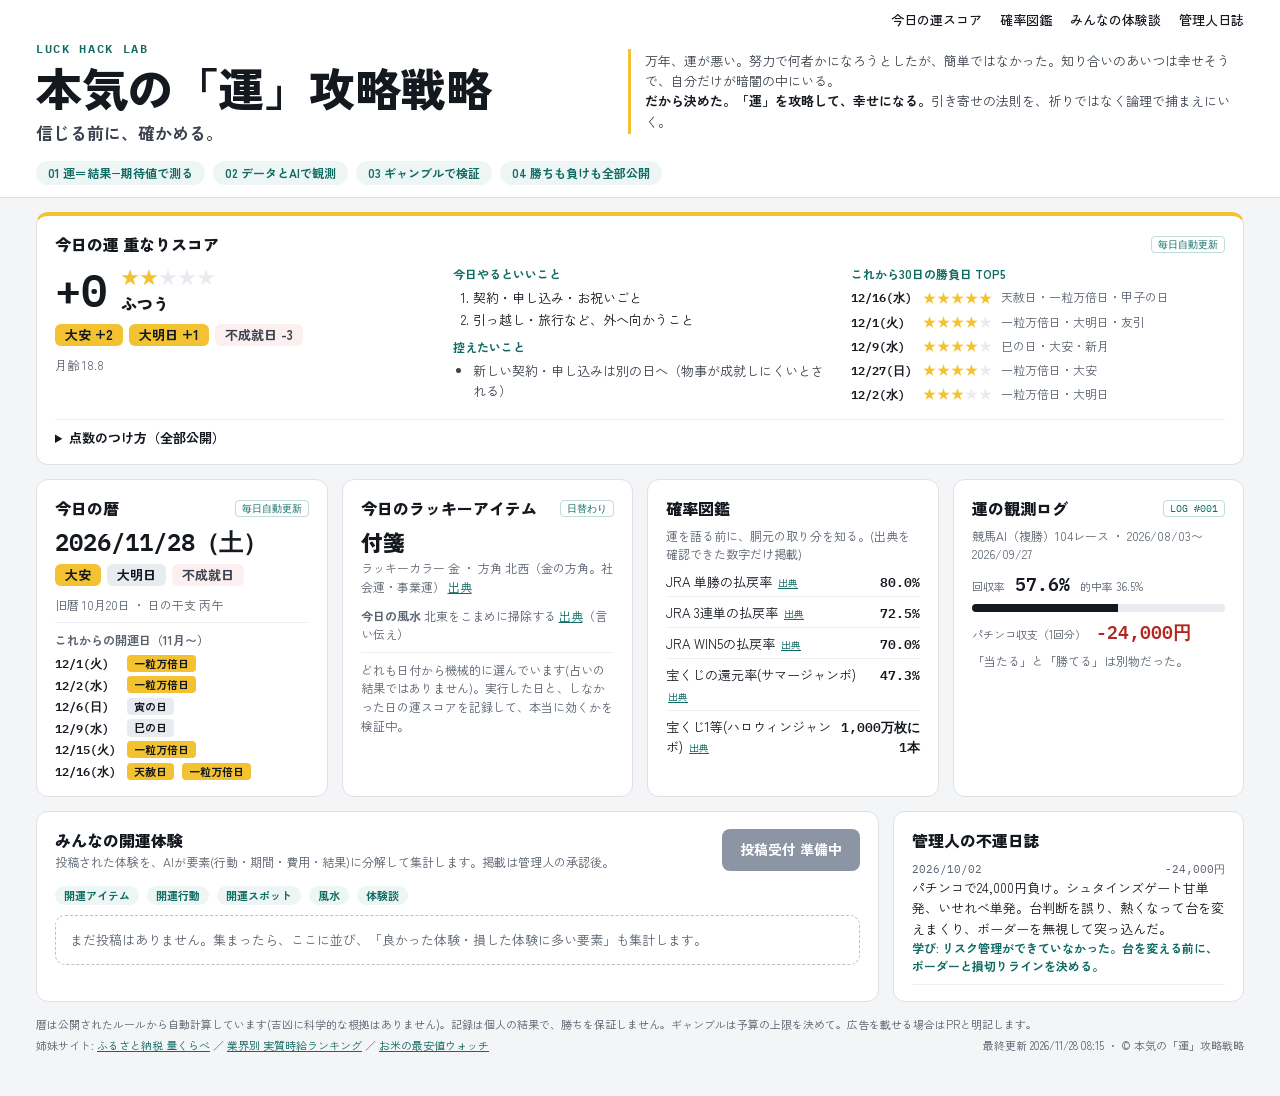
<file: docs/index.html>
<!doctype html>
<html lang="ja">
<head>
<meta charset="utf-8">
<meta name="viewport" content="width=device-width, initial-scale=1">
<title>本気の「運」攻略戦略｜信じる前に、確かめる。</title>
<meta name="description" content="万年不運な男が、運を論理で攻略する実験室。今日の運の重なりスコア(天赦日・一粒万倍日・六曜・不成就日・新月満月・水星逆行)、確率、運の観測ログ、みんなの開運体験の分析を毎日更新。">
<meta property="og:title" content="本気の「運」攻略戦略">
<meta property="og:description" content="信じる前に、確かめる。運をデータとAIで観測する実験室。">
<meta property="og:type" content="website">
<meta property="og:url" content="https://luck.otokuest.com/">
<link rel="canonical" href="https://luck.otokuest.com/">
<link rel="icon" href="/favicon.svg" type="image/svg+xml">
<link rel="apple-touch-icon" href="/apple-touch-icon.png">
<script>/* 旧URL(workers.dev)で開かれたら正式なドメインへ移す */if(location.hostname.endsWith('.workers.dev'))location.replace('https://luck.otokuest.com'+location.pathname+location.search+location.hash);</script>
<link rel="preconnect" href="https://fonts.googleapis.com">
<link rel="preconnect" href="https://fonts.gstatic.com" crossorigin>
<link rel="stylesheet" href="https://fonts.googleapis.com/css2?family=IBM+Plex+Mono:wght@400;600&family=Zen+Kaku+Gothic+New:wght@400;500;700;900&display=swap">
<link rel="stylesheet" href="style.css">
</head>
<body>
<header>
  <nav class="wrap nav" aria-label="ページ内">
    <a href="#today">今日の運スコア</a>
    <a href="#odds">確率図鑑</a>
    <a href="#voices">みんなの体験談</a>
    <a href="#diary">管理人日誌</a>
  </nav>
  <div class="wrap hero">
    <div class="hero-title">
      <div class="eyebrow">LUCK HACK LAB</div>
      <h1>本気の「運」攻略戦略</h1>
      <div class="motto">信じる前に、確かめる。</div>
    </div>
    <p class="concept">
      万年、運が悪い。努力で何者かになろうとしたが、簡単ではなかった。知り合いのあいつは幸せそうで、自分だけが暗闇の中にいる。<br>
      <strong>だから決めた。「運」を攻略して、幸せになる。</strong>引き寄せの法則を、祈りではなく論理で捕まえにいく。
    </p>
  </div>
  <div class="wrap chips">
    <span class="chip">01 運＝結果−期待値で測る</span>
    <span class="chip">02 データとAIで観測</span>
    <span class="chip">03 ギャンブルで検証</span>
    <span class="chip">04 勝ちも負けも全部公開</span>
  </div>
</header>

<main class="wrap">
  <div id="today">
    <section class="card score-card" aria-labelledby="h-score">
      <div class="card-head"><h2 id="h-score">今日の運 重なりスコア</h2><span class="badge">毎日自動更新</span></div>
      <div class="score-grid">
        <div>
          <div class="score-top">
            <div class="score-num mono">+0</div>
            <div><span class="stars" aria-label="5段階中2">★★<span class="off">★★★</span></span><div class="score-label">ふつう</div></div>
          </div>
          <div class="tags"><span class="tag lucky">大安 +2</span><span class="tag lucky">大明日 +1</span><span class="tag minus">不成就日 -3</span></div>
          <div class="note">月齢 18.8</div>
        </div>
        <div>
          <div class="sub-h">今日やるといいこと</div>
          <ol class="acts"><li>契約・申し込み・お祝いごと</li><li>引っ越し・旅行など、外へ向かうこと</li></ol>
          <div class="sub-h">控えたいこと</div><ul class="cauts"><li>新しい契約・申し込みは別の日へ（物事が成就しにくいとされる）</li></ul>
        </div>
        <div>
          <div class="sub-h">これから30日の勝負日 TOP5</div>
          <ul class="best"><li><span class="d">12/16(水)</span><span class="stars" aria-label="5段階中5">★★★★★<span class="off"></span></span><span class="why">天赦日・一粒万倍日・甲子の日</span></li><li><span class="d">12/1(火)</span><span class="stars" aria-label="5段階中4">★★★★<span class="off">★</span></span><span class="why">一粒万倍日・大明日・友引</span></li><li><span class="d">12/9(水)</span><span class="stars" aria-label="5段階中4">★★★★<span class="off">★</span></span><span class="why">巳の日・大安・新月</span></li><li><span class="d">12/27(日)</span><span class="stars" aria-label="5段階中4">★★★★<span class="off">★</span></span><span class="why">一粒万倍日・大安</span></li><li><span class="d">12/2(水)</span><span class="stars" aria-label="5段階中3">★★★<span class="off">★★</span></span><span class="why">一粒万倍日・大明日</span></li></ul>
        </div>
      </div>
      <details class="weights">
        <summary>点数のつけ方（全部公開）</summary>
        <div class="note" style="margin:6px 0">吉日・六曜・凶日・月の満ち欠け・水星逆行の点数を足しています。凶日はマイナスなので「一粒万倍日だけど不成就日」は打ち消し合います。点数は言い伝えでの格の高さから管理人が決めた目安です。</div>
        <div class="wlist"><span class="w ">天赦日 +5</span><span class="w ">一粒万倍日 +3</span><span class="w ">己巳の日 +3</span><span class="w ">寅の日 +2</span><span class="w ">巳の日 +2</span><span class="w ">甲子の日 +2</span><span class="w ">新月 +2</span><span class="w ">大安 +2</span><span class="w ">大明日 +1</span><span class="w ">満月 +1</span><span class="w ">友引 +1</span><span class="w neg">赤口 -1</span><span class="w neg">八専 -1</span><span class="w neg">土用 -1</span><span class="w neg">三隣亡 -1</span><span class="w neg">水星逆行 -1</span><span class="w neg">仏滅 -2</span><span class="w neg">不成就日 -3</span></div>
        <div class="note" style="margin-top:6px">★5＝8点以上 ／ ★4＝5〜7 ／ ★3＝2〜4 ／ ★2＝0〜1 ／ ★1＝マイナス</div>
      </details>
    </section></div>
  <div class="grid4">
    <section class="card" aria-labelledby="h-koyomi">
      <div class="card-head"><h2 id="h-koyomi">今日の暦</h2><span class="badge">毎日自動更新</span></div>
      <div class="big-date">2026/11/28（土）</div>
      <div class="tags"><span class="tag lucky">大安</span><span class="tag">大明日</span><span class="tag minus">不成就日</span></div>
      <div class="note">旧暦 10月20日 ・ 日の干支 丙午</div>
      <div class="divider" style="margin-top:8px">
        <div class="note" style="font-weight:700">これからの開運日（11月〜）</div>
        <ul class="kaiun-list"><li><span class="d">12/1(火)</span><span class="tag lucky sm">一粒万倍日</span></li><li><span class="d">12/2(水)</span><span class="tag lucky sm">一粒万倍日</span></li><li><span class="d">12/6(日)</span><span class="tag sm">寅の日</span></li><li><span class="d">12/9(水)</span><span class="tag sm">巳の日</span></li><li><span class="d">12/15(火)</span><span class="tag lucky sm">一粒万倍日</span></li><li><span class="d">12/16(水)</span><span class="tag lucky sm">天赦日</span><span class="tag lucky sm">一粒万倍日</span></li></ul>
      </div>
    </section>

    <section class="card" aria-labelledby="h-lucky">
      <div class="card-head"><h2 id="h-lucky">今日のラッキーアイテム</h2><span class="badge">日替わり</span></div>
      <div class="item-name">付箋</div>
      <div class="note" style="margin:4px 0 10px">ラッキーカラー 金 ・ 方角 北西（金の方角。社会運・事業運） <a class="src" href="https://event.rakuten.co.jp/incentive/hikkoshi/fortune/2022/fengshui_bearing_color/" target="_blank" rel="noopener" title="楽天">出典</a></div>
      <div class="note"><strong>今日の風水</strong> 北東をこまめに掃除する <a class="src" href="https://event.rakuten.co.jp/incentive/hikkoshi/fortune/2022/fengshui_bearing_color/" target="_blank" rel="noopener" title="楽天">出典</a>（言い伝え）</div>
      <div class="divider note" style="margin-top:8px">どれも日付から機械的に選んでいます(占いの結果ではありません)。実行した日と、しなかった日の運スコアを記録して、本当に効くかを検証中。</div>
    </section>

    <section class="card" id="odds" aria-labelledby="h-odds">
      <div class="card-head"><h2 id="h-odds">確率図鑑</h2></div>
      <div class="note">運を語る前に、胴元の取り分を知る。(出典を確認できた数字だけ掲載)</div>
      <div class="odds"><div><span>JRA 単勝の払戻率 <a class="src" href="https://www.jra.go.jp/news/other/20140303.html" target="_blank" rel="noopener" title="JRA">出典</a></span><span class="v">80.0%</span></div><div><span>JRA 3連単の払戻率 <a class="src" href="https://www.jra.go.jp/news/other/20140303.html" target="_blank" rel="noopener" title="JRA">出典</a></span><span class="v">72.5%</span></div><div><span>JRA WIN5の払戻率 <a class="src" href="https://www.jra.go.jp/faq/pop04/3_14.html" target="_blank" rel="noopener" title="JRA">出典</a></span><span class="v">70.0%</span></div><div><span>宝くじの還元率(サマージャンボ) <a class="src" href="https://www.soumu.go.jp/main_content/001081644.pdf" target="_blank" rel="noopener" title="総務省資料">出典</a></span><span class="v">47.3%</span></div><div><span>宝くじ1等(ハロウィンジャンボ) <a class="src" href="https://www.takarakuji-official.jp/news/recent/?newsId=251001" target="_blank" rel="noopener" title="宝くじ公式(1等12本/12ユニットから算出)">出典</a></span><span class="v">1,000万枚に1本</span></div></div>
    </section>

    <section class="card" aria-labelledby="h-log">
      <div class="card-head"><h2 id="h-log">運の観測ログ</h2><span class="badge">LOG #001</span></div><div class="note">競馬AI（複勝）104レース ・ 2026/08/03〜2026/09/27</div><div class="log-row"><span class="k">回収率</span><span class="n">57.6%</span><span class="k">的中率 36.5%</span></div><div class="bar" role="img" aria-label="回収率57.6%(100%で収支トントン)"><span style="width:57.6%"></span></div><div class="log-row"><span class="k">パチンコ収支（1回分）</span><span class="n loss">-24,000円</span></div><div class="note" style="margin-top:6px">「当たる」と「勝てる」は別物だった。</div>
    </section>
  </div>

  <div class="row2">
    <section class="card" id="voices" aria-labelledby="h-voices">
      <div class="card-head" style="flex-wrap:wrap">
        <div>
          <h2 id="h-voices">みんなの開運体験</h2>
          <div class="note">投稿された体験を、AIが要素(行動・期間・費用・結果)に分解して集計します。掲載は管理人の承認後。</div>
        </div>
        <span class="btn" aria-disabled="true">投稿受付 準備中</span>
      </div>
      <div class="chips cats"><span class="chip sm">開運アイテム</span><span class="chip sm">開運行動</span><span class="chip sm">開運スポット</span><span class="chip sm">風水</span><span class="chip sm">体験談</span></div><div class="empty">まだ投稿はありません。集まったら、ここに並び、「良かった体験・損した体験に多い要素」も集計します。</div>
    </section>

    <section class="card" id="diary" aria-labelledby="h-diary">
      <h2 id="h-diary">管理人の不運日誌</h2>
      <div class="diary"><article><div class="meta"><span>2026/10/02</span><span>-24,000円</span></div><div>パチンコで24,000円負け。シュタインズゲート甘単発、いせれべ単発。台判断を誤り、熱くなって台を変えまくり、ボーダーを無視して突っ込んだ。</div><div class="lesson">学び: リスク管理ができていなかった。台を変える前に、ボーダーと損切りラインを決める。</div></article></div>
    </section>
  </div>

  <footer>
    <span>暦は公開されたルールから自動計算しています(吉凶に科学的な根拠はありません)。記録は個人の結果で、勝ちを保証しません。ギャンブルは予算の上限を決めて。広告を載せる場合はPRと明記します。</span>
    <span>姉妹サイト: <a href="https://furusato.otokuest.com/">ふるさと納税 量くらべ</a> ／ <a href="https://jikyu.otokuest.com/">業界別 実質時給ランキング</a> ／ <a href="https://kome.otokuest.com/">お米の最安値ウォッチ</a></span>
    <span>最終更新 2026/11/28 08:15 ・ © 本気の「運」攻略戦略</span>
  </footer>
</main>
</body>
</html>
</file>
<file: docs/style.css>
:root {
  --bg: #F4F5F7;
  --card: #FFFFFF;
  --ink: #14181F;
  --sub: #3B424D;
  --muted: #5A6370;
  --line: #DDE1E7;
  --line-soft: #EEF0F3;
  --teal: #0F6B63;
  --teal-soft: #EEF6F5;
  --teal-line: #BFDCD8;
  --lucky: #F2C230;
  --gray-tag: #E8ECF1;
  --loss-soft: #FBEFEF;
  --mono: 'IBM Plex Mono', ui-monospace, monospace;
}
* { box-sizing: border-box; }
body {
  margin: 0; background: var(--bg); color: var(--ink);
  font-family: 'Zen Kaku Gothic New', 'Hiragino Sans', 'Yu Gothic', sans-serif;
  line-height: 1.55;
}
a { color: var(--teal); }
a:hover { color: #0A4F49; }
.wrap { max-width: 1240px; margin: 0 auto; padding-left: 16px; padding-right: 16px; }

/* ヘッダー */
header { background: var(--card); border-bottom: 1px solid var(--line); }
.nav { display: flex; flex-wrap: wrap; justify-content: flex-end; align-items: center;
  gap: 6px 18px; padding-top: 10px; font-size: 13px; font-weight: 500; }
.nav a { color: var(--ink); text-decoration: none; }
.pill { font-family: var(--mono); font-size: 11px; color: var(--muted);
  border: 1px solid var(--line); border-radius: 999px; padding: 1px 10px; }
.hero { display: flex; flex-wrap: wrap; align-items: flex-end; gap: 12px 40px; padding-top: 6px; padding-bottom: 14px; }
.hero-title { flex: 1 1 340px; }
.eyebrow { font-family: var(--mono); font-size: 12px; letter-spacing: .14em; color: var(--teal); font-weight: 600; }
h1 { margin: 4px 0 6px; font-size: clamp(32px, 4.2vw, 46px); font-weight: 900; line-height: 1.15; letter-spacing: -.01em; }
.motto { font-size: 17px; font-weight: 700; color: var(--sub); }
.concept { flex: 1.3 1 340px; font-size: 13px; color: var(--sub);
  border-left: 3px solid var(--lucky); padding: 2px 0 2px 14px; }
.concept strong { color: var(--ink); }
.chips { display: flex; flex-wrap: wrap; gap: 6px 8px; padding-bottom: 12px; }
.chip { font-size: 12px; background: var(--teal-soft); color: var(--teal); border-radius: 999px; padding: 3px 12px; font-weight: 700; }

/* 本体 */
main { display: flex; flex-direction: column; gap: 14px; padding-top: 14px; padding-bottom: 18px; }
.grid4 { display: grid; grid-template-columns: repeat(auto-fit, minmax(250px, 1fr)); gap: 14px; }
.row2 { display: grid; grid-template-columns: minmax(0, 2.4fr) minmax(0, 1fr); gap: 14px; }
@media (max-width: 860px) { .row2 { grid-template-columns: minmax(0, 1fr); } }
.card { background: var(--card); border: 1px solid var(--line); border-radius: 12px; padding: 16px 18px; }
.card-head { display: flex; justify-content: space-between; align-items: center; gap: 8px; margin-bottom: 6px; }
h2 { margin: 0; font-size: 16px; font-weight: 900; }
.badge { font-family: var(--mono); font-size: 10px; color: var(--teal); border: 1px solid var(--teal-line); border-radius: 4px; padding: 0 6px; white-space: nowrap; }
.note { font-size: 12px; color: var(--muted); }
.mono { font-family: var(--mono); }
.big-date { font-family: var(--mono); font-size: 24px; font-weight: 600; line-height: 1.2; }
.tags { display: flex; flex-wrap: wrap; gap: 6px; margin: 8px 0 10px; }
.tag { font-weight: 700; font-size: 13px; padding: 1px 10px; border-radius: 6px; background: var(--gray-tag); }
.tag.lucky { background: var(--lucky); }
.tag.sm { font-size: 11px; padding: 0 7px; border-radius: 4px; }
.divider { border-top: 1px solid var(--line-soft); padding-top: 8px; }
.kaiun-list { list-style: none; margin: 4px 0 0; padding: 0; display: flex; flex-direction: column; gap: 3px; font-size: 12px; }
.kaiun-list li { display: flex; gap: 8px; align-items: center; flex-wrap: wrap; }
.kaiun-list .d { font-family: var(--mono); font-weight: 600; width: 64px; }
.item-name { font-size: 22px; font-weight: 900; line-height: 1.3; }
.odds { display: flex; flex-direction: column; gap: 6px; font-size: 13px; margin-top: 8px; }
.odds div { display: flex; justify-content: space-between; gap: 8px; border-bottom: 1px solid var(--line-soft); padding-bottom: 4px; }
.odds div:last-child { border-bottom: 0; }
.odds .v { font-family: var(--mono); font-weight: 600; text-align: right; }
.odds .v.pending { color: var(--muted); font-weight: 400; }
.stat { display: flex; gap: 16px; align-items: baseline; margin: 6px 0; flex-wrap: wrap; }
.stat .k { font-size: 11px; color: var(--muted); }
.stat .n { font-family: var(--mono); font-size: 24px; font-weight: 600; }
.stat .n.s { font-size: 16px; }
.bar { height: 8px; background: var(--gray-tag); border-radius: 4px; overflow: hidden; }
.bar span { display: block; height: 8px; background: var(--ink); }
.btn { display: inline-block; background: var(--ink); color: #fff; text-decoration: none; font-weight: 700;
  font-size: 14px; padding: 10px 18px; border-radius: 8px; border: 0; }
.btn[aria-disabled="true"] { background: #8C95A3; cursor: not-allowed; }
.empty { border: 1px dashed #B8C0CB; border-radius: 10px; padding: 14px; font-size: 13px; color: var(--muted); margin-top: 10px; }
.voices { display: grid; grid-template-columns: repeat(auto-fit, minmax(220px, 1fr)); gap: 10px; margin-top: 10px; }
.voice { border: 1px solid var(--line-soft); border-radius: 10px; padding: 10px 12px; }
.voice p { margin: 0 0 6px; font-size: 13px; font-weight: 700; }
.diary { display: flex; flex-direction: column; gap: 8px; font-size: 13px; margin-top: 8px; }
.diary article { border-bottom: 1px solid var(--line-soft); padding-bottom: 8px; }
.diary .meta { display: flex; justify-content: space-between; font-family: var(--mono); font-size: 11px; color: var(--muted); }
.diary .lesson { font-size: 12px; color: var(--teal); font-weight: 700; }
.chip.sm { font-size: 11px; padding: 1px 9px; }
.chips.cats { padding: 8px 0 0; }
.odds .src { font-size: 10px; margin-left: 2px; }
.log-row { display: flex; align-items: baseline; gap: 10px; margin: 6px 0; flex-wrap: wrap; }
.log-row .k { font-size: 11px; color: var(--muted); }
.log-row .n { font-family: var(--mono); font-size: 18px; font-weight: 600; }
.log-row .n.loss { color: #B3261E; }
.log-row .n.win { color: var(--teal); }
.tag.lucky { color: #14181F; }

/* 重なりスコア */
.score-card { border-top: 4px solid var(--lucky); }
.score-grid { display: grid; grid-template-columns: repeat(auto-fit, minmax(240px, 1fr)); gap: 12px 24px; }
.score-top { display: flex; align-items: center; gap: 14px; }
.score-num { font-size: 44px; font-weight: 600; line-height: 1; }
.stars { color: var(--lucky); font-size: 18px; letter-spacing: 1px; white-space: nowrap; }
.stars .off { color: var(--gray-tag); }
.score-label { font-weight: 900; font-size: 16px; }
.tag.minus { background: var(--loss-soft); color: var(--sub); }
.sub-h { font-size: 12px; font-weight: 700; color: var(--teal); margin: 2px 0 4px; }
.acts, .cauts { margin: 0 0 8px; padding-left: 20px; font-size: 13px; }
.acts li, .cauts li { margin: 2px 0; }
.cauts { color: var(--sub); }
.best { list-style: none; margin: 0; padding: 0; display: flex; flex-direction: column; gap: 4px; font-size: 12px; }
.best li { display: flex; gap: 8px; align-items: center; flex-wrap: wrap; }
.best .d { font-family: var(--mono); font-weight: 600; width: 64px; }
.best .stars { font-size: 13px; }
.best .why { color: var(--muted); }
.weights { margin-top: 10px; border-top: 1px solid var(--line-soft); padding-top: 8px; font-size: 13px; }
.weights summary { cursor: pointer; font-weight: 700; }
.wlist { display: flex; flex-wrap: wrap; gap: 4px 6px; }
.wlist .w { font-family: var(--mono); font-size: 11px; background: var(--teal-soft); color: var(--teal); border-radius: 4px; padding: 0 6px; }
.wlist .w.neg { background: var(--loss-soft); color: var(--sub); }

/* 見る人の端末の設定(ダークモード)に自動で合わせる */
@media (prefers-color-scheme: dark) {
  :root {
    --bg: #0F1217; --card: #171B22; --ink: #EDEFF3; --sub: #C5CBD5; --muted: #98A1AE;
    --line: #2A303A; --line-soft: #232831; --teal: #4FC3B8; --teal-soft: #14302D;
    --teal-line: #245A54; --gray-tag: #2A303A; --loss-soft: #3A1F1F;
  }
  a:hover { color: #8BE0D7; }
  .btn { color: #14181F; }
  .btn[aria-disabled="true"] { background: #4A525F; color: #C5CBD5; }
  .log-row .n.loss { color: #FF8A80; }
  .empty { border-color: #3A414C; }
}
footer { font-size: 11px; color: var(--muted); display: flex; flex-wrap: wrap; gap: 4px 20px; justify-content: space-between; padding-bottom: 24px; }
</file>
